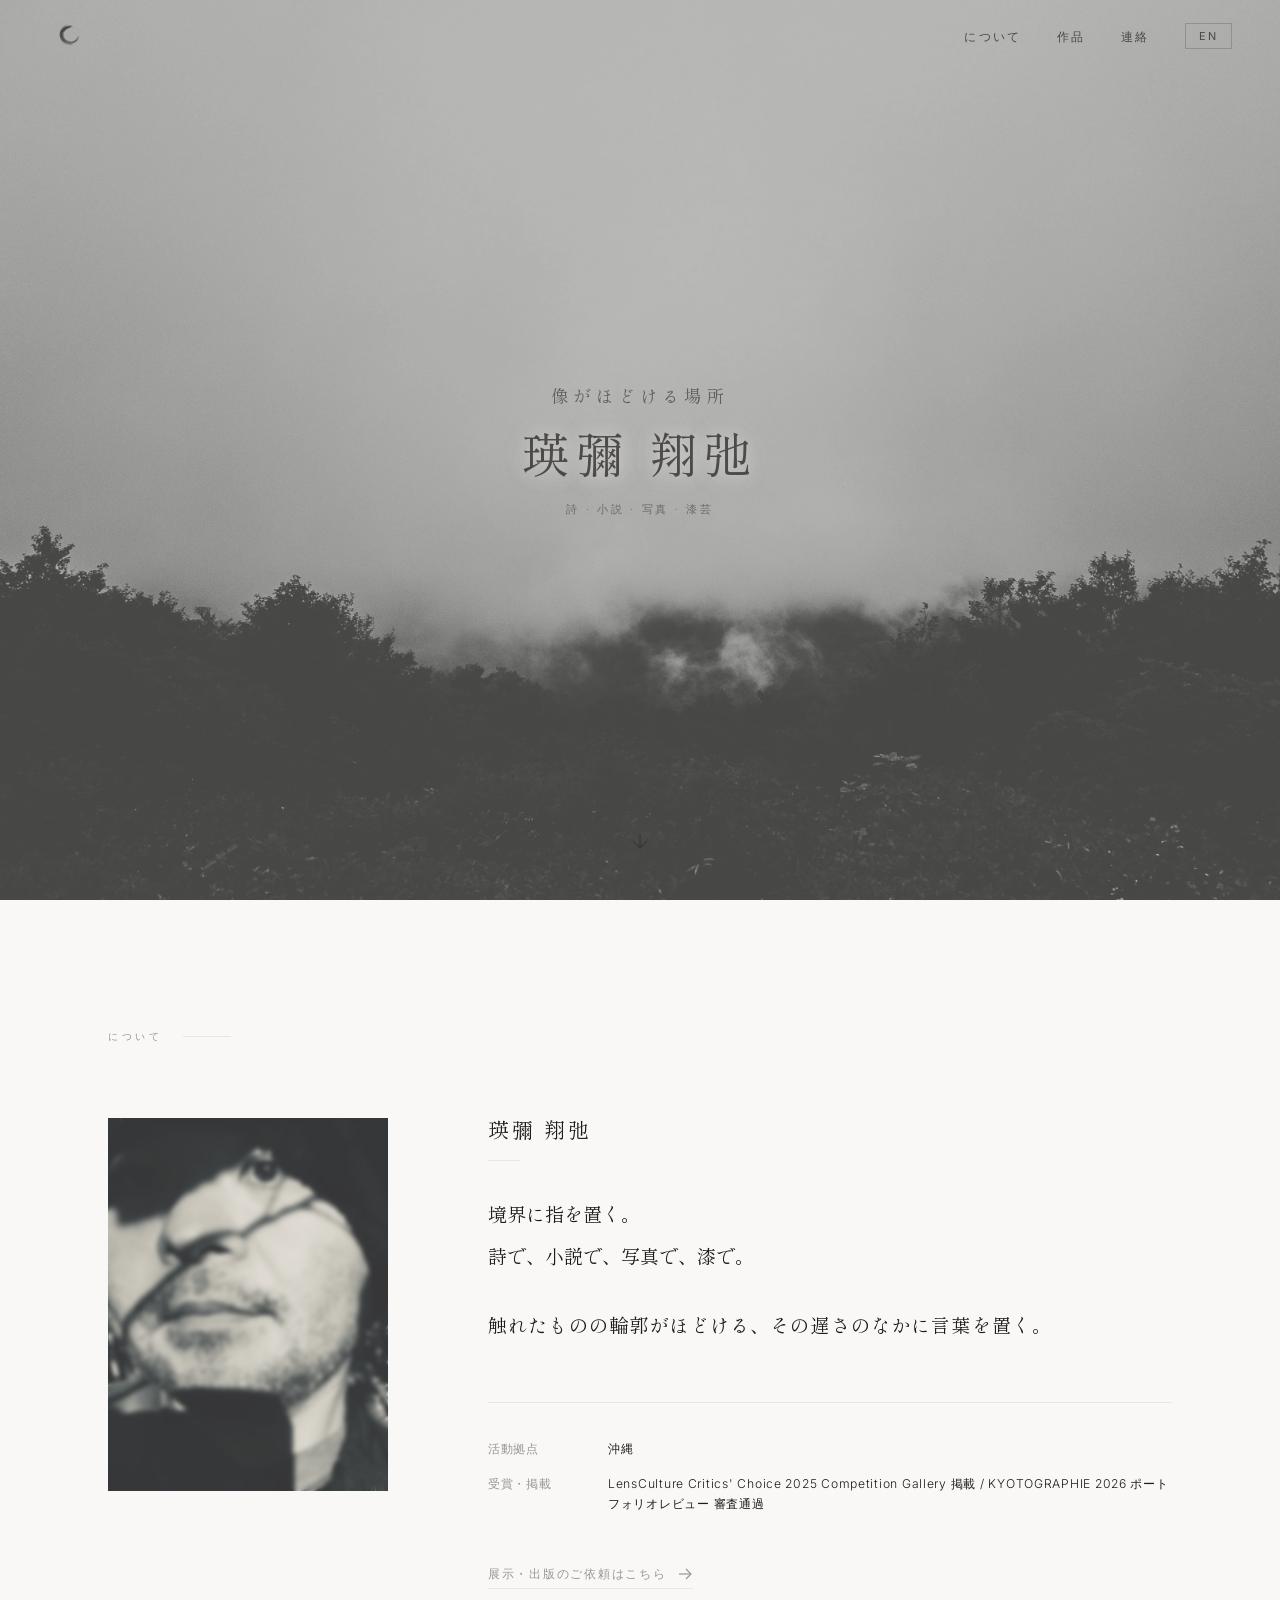
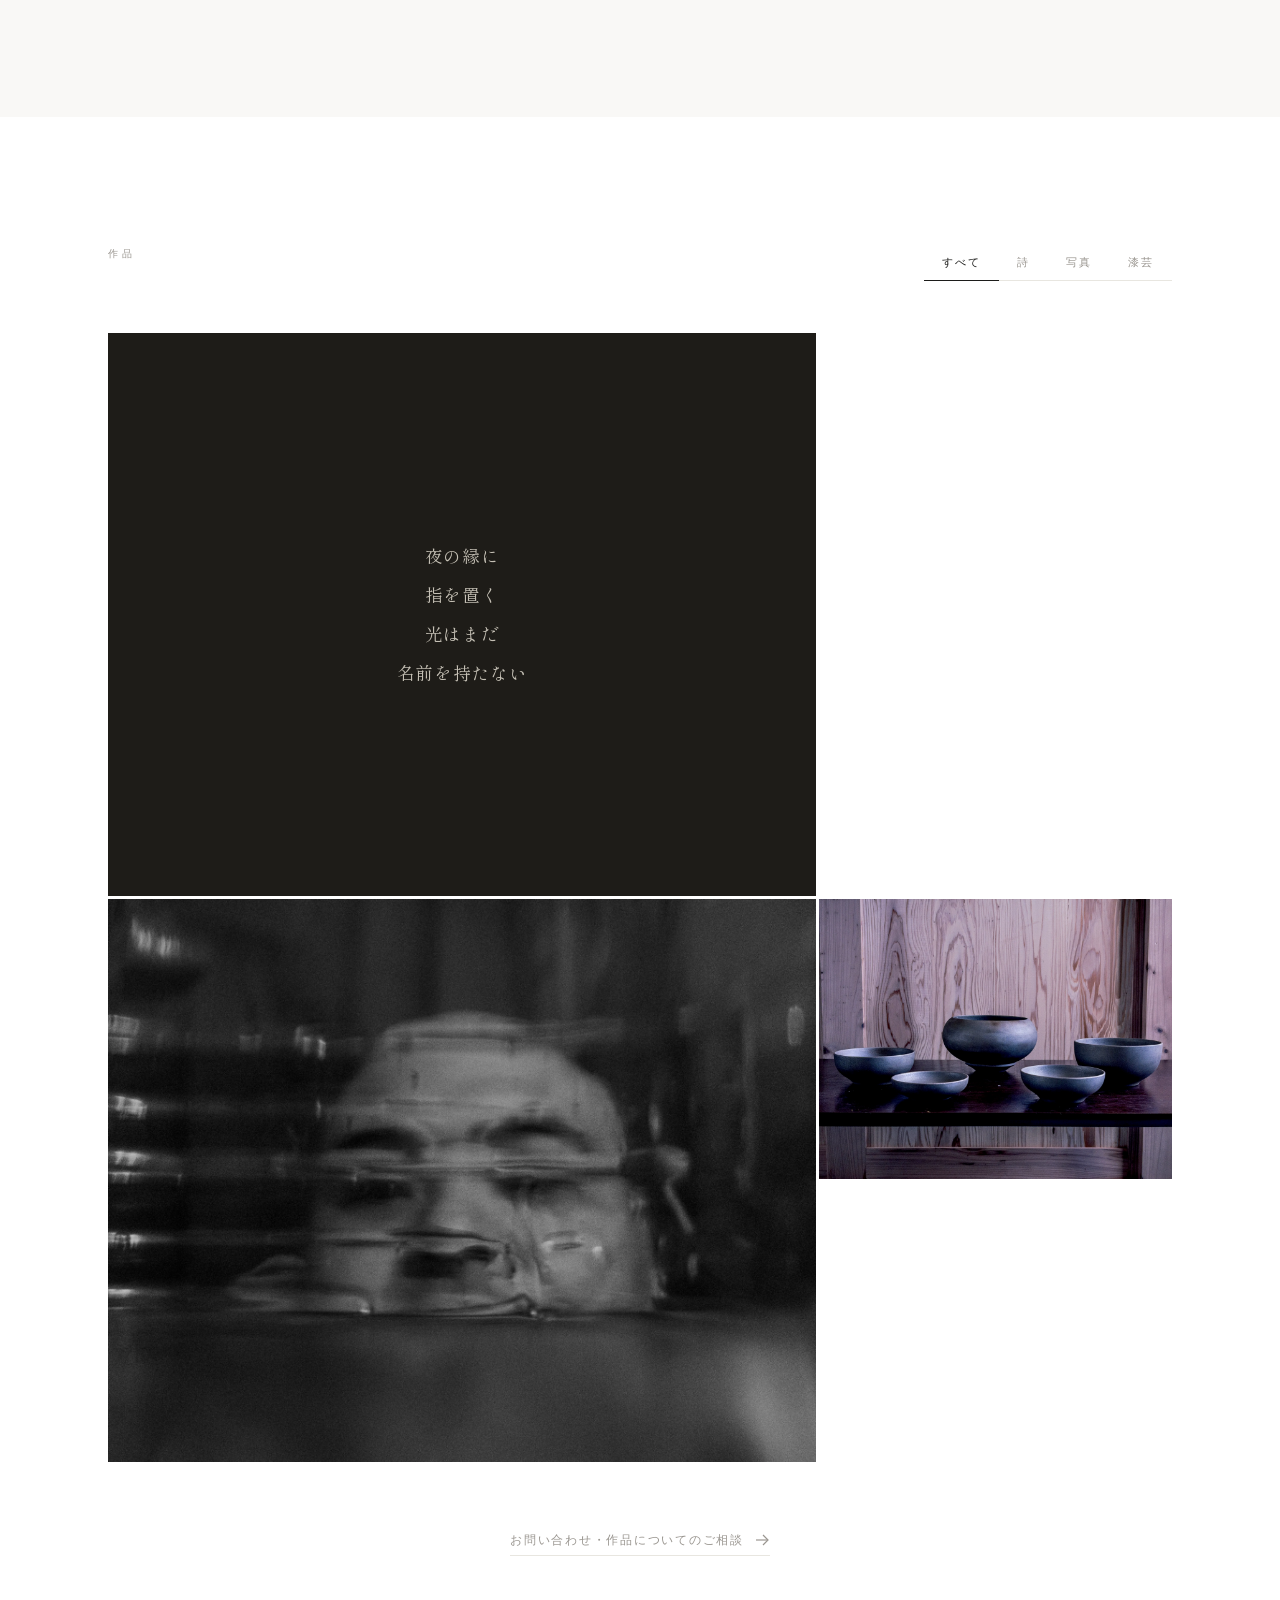
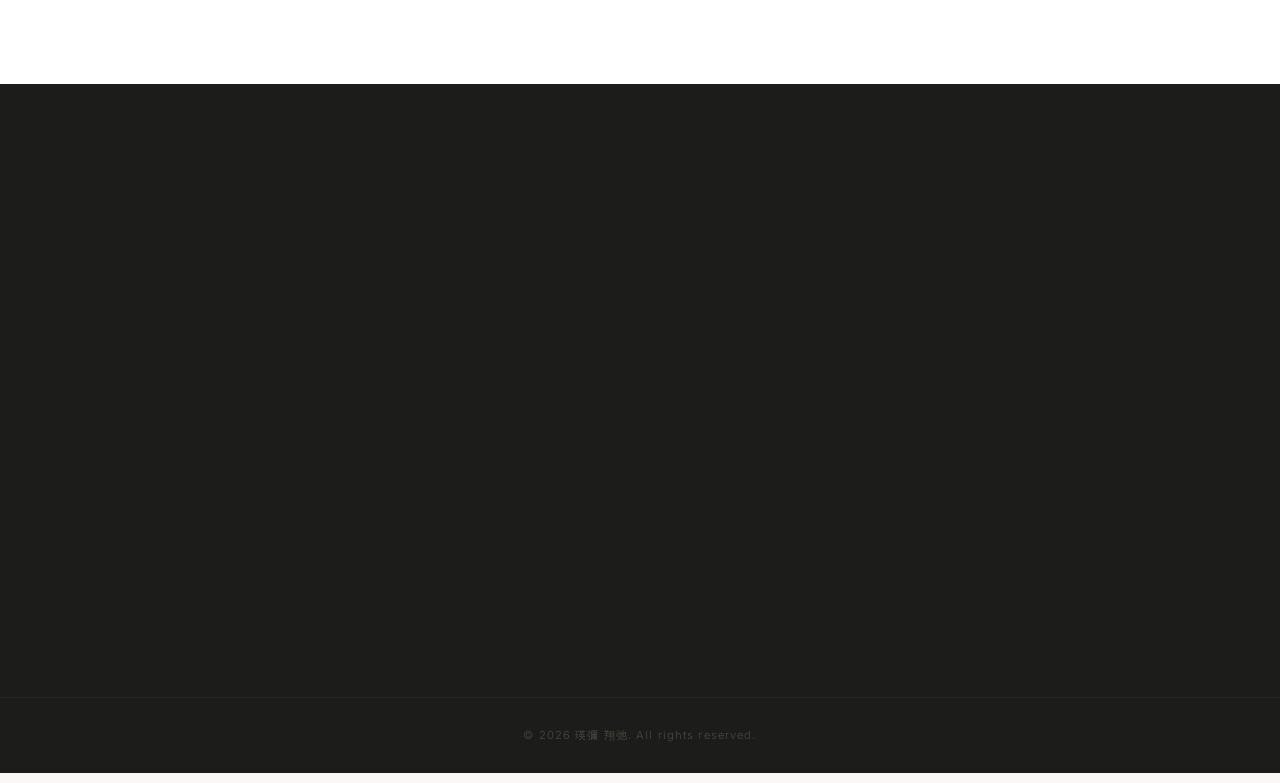
<file: index.html>
<!DOCTYPE html>
<html lang="ja">
<head>
  <meta charset="UTF-8">
  <meta name="viewport" content="width=device-width, initial-scale=1.0">
  <title>瑛彌 翔弛 | Shoji Teruya</title>
  <link rel="icon" type="image/svg+xml" href="images/favicon.svg">
  <meta name="description"
    content="詩・小説・写真・漆芸を手がけるアーティスト、瑛彌翔弛のポートフォリオ。境界に指を置き、触れたものの輪郭がほどける遅さのなかに言葉を探す。"
    data-ja="詩・小説・写真・漆芸を手がけるアーティスト、瑛彌翔弛のポートフォリオ。境界に指を置き、触れたものの輪郭がほどける遅さのなかに言葉を探す。"
    data-en="Portfolio of Shoji Teruya — artist working across poetry, fiction, photography, and urushi. Placing words in the slow undoing of contours.">
  <link rel="canonical" href="https://shoji-null.art/">

  <!-- OGP -->
  <meta property="og:type" content="website">
  <meta property="og:site_name" content="瑛彌 翔弛 | Shoji Teruya">
  <meta property="og:title" content="瑛彌 翔弛 | Shoji Teruya">
  <meta property="og:description" content="詩・小説・写真・漆芸を手がけるアーティスト、瑛彌翔弛のポートフォリオ。境界に指を置き、触れたものの輪郭がほどける遅さのなかに言葉を探す。">
  <meta property="og:url" content="https://shoji-null.art/">
  <meta property="og:image" content="https://shoji-null.art/images/ogp.jpg">
  <meta property="og:locale" content="ja_JP">
  <meta property="og:locale:alternate" content="en_US">

  <!-- Twitter Card -->
  <meta name="twitter:card" content="summary_large_image">
  <meta name="twitter:title" content="瑛彌 翔弛 | Shoji Teruya">
  <meta name="twitter:description" content="詩・小説・写真・漆芸を手がけるアーティスト、瑛彌翔弛のポートフォリオ。境界に指を置き、触れたものの輪郭がほどける遅さのなかに言葉を探す。">
  <meta name="twitter:image" content="https://shoji-null.art/images/ogp.jpg">

  <!-- Google tag (gtag.js) -->
  <script async src="https://www.googletagmanager.com/gtag/js?id=G-R2NHXH3543"></script>
  <script>
    window.dataLayer = window.dataLayer || [];
    function gtag(){dataLayer.push(arguments);}
    gtag('js', new Date());
    gtag('config', 'G-R2NHXH3543');
  </script>

  <link rel="preconnect" href="https://fonts.googleapis.com">
  <link rel="preconnect" href="https://fonts.gstatic.com" crossorigin>
  <link href="https://fonts.googleapis.com/css2?family=Cormorant+Garamond:ital,wght@0,300;0,400;1,300;1,400&family=Inter:wght@300;400&family=Shippori+Mincho:wght@400;500&display=swap" rel="stylesheet">
  <link rel="stylesheet" href="css/style.css?v=11">

  <!-- JSON-LD 構造化データ -->
  <script type="application/ld+json">
  {
    "@context": "https://schema.org",
    "@type": "Person",
    "name": "瑛彌 翔弛",
    "alternateName": "Shoji Teruya",
    "url": "https://shoji-null.art/",
    "image": "https://shoji-null.art/images/profile.jpg",
    "description": "詩・小説・写真・漆芸を手がけるアーティスト",
    "jobTitle": "Artist",
    "knowsAbout": ["Poetry", "Fiction", "Photography", "Urushi", "漆芸", "詩", "小説", "写真"],
    "sameAs": ["https://www.instagram.com/shojit00/"]
  }
  </script>
</head>
<body>

  <!-- Navigation -->
  <nav id="nav">
    <a href="#top" class="nav-logo" aria-label="Shoji Teruya">
      <img src="images/enso.png" alt="" class="nav-enso" aria-hidden="true">
    </a>
    <ul class="nav-links">
      <li><a href="#about"   data-ja="について"  data-en="About">について</a></li>
      <li><a href="#works"   data-ja="作品"      data-en="Works">作品</a></li>
      <li><a href="#contact" data-ja="連絡"      data-en="Contact">連絡</a></li>
      <li><button id="lang-toggle" aria-label="言語切替">EN</button></li>
      <li class="hamburger-li">
        <button class="nav-hamburger" aria-label="メニュー" aria-expanded="false">
          <span></span><span></span><span></span>
        </button>
      </li>
    </ul>
  </nav>

  <!-- Mobile Menu -->
  <div class="mobile-menu" aria-hidden="true">
    <nav class="mobile-menu-nav">
      <a href="#about"   class="mobile-menu-link"><span class="ja">について</span><span class="en hidden">About</span></a>
      <a href="#works"   class="mobile-menu-link"><span class="ja">作品</span><span class="en hidden">Works</span></a>
      <a href="#contact" class="mobile-menu-link"><span class="ja">連絡</span><span class="en hidden">Contact</span></a>
    </nav>
  </div>

  <!-- Fog Intro -->
  <div id="fog-intro" aria-hidden="true">
    <div class="fog-layer fog-1"></div>
    <div class="fog-layer fog-2"></div>
    <div class="fog-layer fog-3"></div>
  </div>

  <!-- Hero -->
  <section id="top" class="hero">
    <div class="hero-bg">
      <picture>
        <source srcset="images/hero.webp" type="image/webp">
        <img src="images/hero.jpg" alt="" aria-hidden="true">
      </picture>
    </div>
    <div class="hero-content">
      <p class="hero-copy ja">像がほどける場所</p>
      <p class="hero-copy en hidden">Where Images Come Undone</p>
      <h1 class="hero-name">
        <span class="ja">瑛彌 翔弛</span>
        <span class="en hidden">Shoji Teruya</span>
      </h1>
      <p class="hero-sub ja">詩 · 小説 · 写真 · 漆芸</p>
      <p class="hero-sub en hidden">Poetry · Fiction · Photography · Urushi</p>
    </div>
    <a href="#about" class="hero-scroll" aria-label="下へスクロール">
      <svg width="24" height="24" viewBox="0 0 24 24" fill="none" stroke="currentColor" stroke-width="1.2">
        <line x1="12" y1="5" x2="12" y2="19"/>
        <polyline points="19 12 12 19 5 12"/>
      </svg>
    </a>
  </section>

  <!-- About -->
  <section id="about" class="section">
    <div class="container">
      <div class="section-label">
        <span class="ja" data-ja="について">について</span>
        <span class="en hidden" data-en="About">About</span>
      </div>
      <div class="about-grid reveal">
        <div class="about-photo">
          <picture>
            <source srcset="images/profile.webp" type="image/webp">
            <img src="images/profile.jpg" alt="瑛彌 翔弛" class="profile-img">
          </picture>
        </div>
        <div class="about-body">
          <h2 class="about-name">
            <span class="ja">瑛彌 翔弛</span>
            <span class="en hidden">Shoji Teruya</span>
          </h2>
          <div class="about-name-rule"></div>
          <div class="about-text">
            <p class="ja">
              境界に指を置く。<br>
              詩で、小説で、写真で、漆で。<br>
              <span class="bio-key">触れたものの輪郭がほどける、その遅さのなかに言葉を置く。</span>
            </p>
            <p class="en hidden">
              I work at the threshold—through poetry, fiction, photography, and urushi—<span class="bio-key">placing words in the slow undoing of contours.</span>
            </p>
          </div>
          <div class="about-meta">
            <div class="meta-item">
              <span class="meta-label ja">活動拠点</span>
              <span class="meta-label en hidden">Based in</span>
              <span class="meta-value ja">沖縄</span>
              <span class="meta-value en hidden">Okinawa, Japan</span>
            </div>
            <div class="meta-item">
              <span class="meta-label ja">受賞・掲載</span>
              <span class="meta-label en hidden">Awards</span>
              <span class="meta-value ja">LensCulture Critics' Choice 2025 Competition Gallery 掲載 / KYOTOGRAPHIE 2026 ポートフォリオレビュー 審査通過</span>
              <span class="meta-value en hidden">Selected for LensCulture Critics' Choice 2025 Competition Gallery / Selected for KYOTOGRAPHIE 2026 Portfolio Review</span>
            </div>
          </div>
          <a href="#contact" class="cta-link">
            <span class="ja">展示・出版のご依頼はこちら</span>
            <span class="en hidden">Inquiries for exhibitions &amp; publications</span>
            <svg width="16" height="16" viewBox="0 0 16 16" fill="none" stroke="currentColor" stroke-width="1.2" aria-hidden="true">
              <line x1="2" y1="8" x2="14" y2="8"/>
              <polyline points="9 3 14 8 9 13"/>
            </svg>
          </a>
        </div>
      </div>
    </div>
  </section>

  <!-- Works -->
  <section id="works" class="section section--works">
    <div class="container">
      <div class="works-header">
        <div class="section-label">
          <span class="ja">作品</span>
          <span class="en hidden">Works</span>
        </div>
        <div class="tabs" role="tablist">
          <button class="tab active" data-category="all"     data-ja="すべて"  data-en="All">すべて</button>
          <button class="tab"        data-category="poetry"  data-ja="詩"      data-en="Poetry">詩</button>
          <button class="tab"        data-category="photo"   data-ja="写真"    data-en="Photo">写真</button>
          <button class="tab"        data-category="lacquer" data-ja="漆芸"    data-en="Urushi">漆芸</button>
        </div>
      </div>

      <div class="works-grid" id="works-grid">
      </div>
      <div class="works-cta">
        <a href="#contact" class="cta-link">
          <span class="ja">お問い合わせ・作品についてのご相談</span>
          <span class="en hidden">Get in touch about works &amp; collaborations</span>
          <svg width="16" height="16" viewBox="0 0 16 16" fill="none" stroke="currentColor" stroke-width="1.2" aria-hidden="true">
            <line x1="2" y1="8" x2="14" y2="8"/>
            <polyline points="9 3 14 8 9 13"/>
          </svg>
        </a>
      </div>
    </div>
  </section>

  <!-- Contact -->
  <section id="contact" class="section section--contact">
    <div class="container">
      <div class="contact-inner reveal">
        <div class="section-label">
          <span class="ja">連絡</span>
          <span class="en hidden">Contact</span>
        </div>
        <h2 class="contact-heading">
          <span class="ja">お問い合わせ</span>
          <span class="en hidden">Get in Touch</span>
        </h2>
        <p class="contact-lead ja">展示・出版・その他のご依頼はこちらから。</p>
        <p class="contact-lead en hidden">For exhibitions, publications, and other inquiries.</p>
        <a href="mailto:armo11at07st@gmail.com" class="contact-email">armo11at07st@gmail.com</a>
        <div class="social-links">
          <a href="https://www.instagram.com/shojit00/" class="social-link" target="_blank" rel="noopener noreferrer">Instagram</a>
        </div>
      </div>
    </div>
  </section>

  <!-- Footer -->
  <footer class="footer">
    <p class="ja">© 2026 瑛彌 翔弛. All rights reserved.</p>
    <p class="en hidden">© 2026 Shoji Teruya. All rights reserved.</p>
  </footer>

  <!-- Modal -->
  <div id="modal" class="modal" aria-hidden="true" role="dialog">
    <div class="modal-backdrop"></div>
    <div class="modal-box">
      <button class="modal-close" aria-label="閉じる">
        <svg width="18" height="18" viewBox="0 0 18 18" fill="none" stroke="currentColor" stroke-width="1.2">
          <line x1="2" y1="2" x2="16" y2="16"/>
          <line x1="16" y1="2" x2="2" y2="16"/>
        </svg>
      </button>
      <div class="modal-media" id="modal-media"></div>
      <div class="modal-footer">
        <div>
          <p class="modal-cat" id="modal-cat"></p>
          <h2 class="modal-title-el" id="modal-title-el"></h2>
        </div>
        <span class="modal-year-el" id="modal-year-el"></span>
      </div>
    </div>
  </div>

  <script src="js/main.js?v=10"></script>
</body>
</html>
</file>
<file: css/style.css>
/* ── Fog Intro Animation ── */
#fog-intro {
  position: fixed;
  inset: 0;
  z-index: 10000;
  pointer-events: none;
  overflow: hidden;
}

.fog-layer {
  position: absolute;
  width: 200%;
  height: 200%;
  top: -50%;
  left: -50%;
  background: radial-gradient(
    ellipse 80% 60% at 50% 50%,
    rgba(249,248,246,0.98) 0%,
    rgba(249,248,246,0.85) 30%,
    rgba(249,248,246,0.5) 60%,
    rgba(249,248,246,0) 100%
  );
}

.fog-1 {
  animation: fogDrift1 3.8s cubic-bezier(0.4,0,0.6,1) forwards;
}
.fog-2 {
  animation: fogDrift2 4.4s cubic-bezier(0.4,0,0.6,1) 0.2s forwards;
  opacity: 0.75;
}
.fog-3 {
  animation: fogDrift3 5s cubic-bezier(0.4,0,0.6,1) 0.4s forwards;
  opacity: 0.5;
}

@keyframes fogDrift1 {
  0%   { transform: translate(0, 0) scale(1.2);   opacity: 1; }
  70%  { opacity: 0.6; }
  100% { transform: translate(-10%, -6%) scale(1.6); opacity: 0; }
}
@keyframes fogDrift2 {
  0%   { transform: translate(0, 0) scale(1.1);   opacity: 0.75; }
  70%  { opacity: 0.4; }
  100% { transform: translate(8%, 5%) scale(1.5);  opacity: 0; }
}
@keyframes fogDrift3 {
  0%   { transform: translate(0, 0) scale(1.3);   opacity: 0.5; }
  70%  { opacity: 0.2; }
  100% { transform: translate(-4%, 8%) scale(1.7); opacity: 0; }
}

/* コンテンツ側のブラー解除 */
body.fog-active {
  filter: blur(12px);
  transition: filter 3.2s cubic-bezier(0.4,0,0.2,1);
}
body.fog-clear {
  filter: blur(0);
}

/* ── Reset & Base ── */
*, *::before, *::after { box-sizing: border-box; margin: 0; padding: 0; }

/* ── Scroll reveal ── */
.reveal {
  opacity: 0;
  transform: translateY(20px);
  transition: opacity 0.7s cubic-bezier(0.4,0,0.2,1), transform 0.7s cubic-bezier(0.4,0,0.2,1);
}
.reveal.is-visible {
  opacity: 1;
  transform: translateY(0);
}

:root {
  --bg:        #f9f8f6;
  --fg:        #1c1c1a;
  --muted:     #9a9690;
  --border:    #e8e6e0;
  --nav-h:     72px;
  --font-serif: 'Cormorant Garamond', 'Georgia', serif;
  --font-ja:    'Shippori Mincho', 'Hiragino Mincho ProN', serif;
  --font-sans:  'Inter', system-ui, sans-serif;
  --ease:       cubic-bezier(0.4, 0, 0.2, 1);
}

html { scroll-behavior: smooth; }

body {
  background: var(--bg);
  color: var(--fg);
  font-family: var(--font-sans);
  font-size: 15px;
  line-height: 1.7;
  font-weight: 300;
  -webkit-font-smoothing: antialiased;
}

.hidden { display: none !important; }

/* ── Navigation ── */
#nav {
  position: fixed;
  top: 0; left: 0; right: 0;
  height: var(--nav-h);
  display: flex;
  align-items: center;
  justify-content: space-between;
  padding: 0 48px;
  z-index: 100;
  background: transparent;
  transition: background 0.5s var(--ease), border-color 0.5s var(--ease);
  border-bottom: 1px solid transparent;
}

#nav.opaque {
  background: var(--bg);
  border-bottom-color: var(--border);
}

/* Nav over hero: dark text (image is light) */
#nav.over-hero .nav-logo,
#nav.over-hero .nav-links a,
#nav.over-hero #lang-toggle {
  color: rgba(28,28,26,0.7);
  border-color: rgba(28,28,26,0.2);
}
#nav.over-hero .nav-links a:hover,
#nav.over-hero #lang-toggle:hover {
  color: var(--fg);
  border-color: rgba(28,28,26,0.5);
}

.nav-logo {
  text-decoration: none;
  color: var(--fg);
  transition: color 0.3s;
  display: flex;
  align-items: center;
}

.nav-enso {
  display: block;
  width: 44px;
  height: 44px;
  object-fit: contain;
  transition: opacity 0.3s;
}
.nav-logo:hover .nav-enso { opacity: 0.5; }

.nav-links {
  display: flex;
  align-items: center;
  gap: 36px;
  list-style: none;
}

.nav-links a {
  font-size: 0.72rem;
  letter-spacing: 0.18em;
  text-transform: uppercase;
  text-decoration: none;
  color: var(--muted);
  transition: color 0.2s;
}
.nav-links a:hover { color: var(--fg); }

#lang-toggle {
  background: none;
  border: 1px solid var(--border);
  padding: 5px 13px;
  font-size: 0.68rem;
  font-family: var(--font-sans);
  letter-spacing: 0.18em;
  cursor: pointer;
  color: var(--muted);
  transition: color 0.2s, border-color 0.2s;
}
#lang-toggle:hover {
  color: var(--fg);
  border-color: var(--fg);
}

/* ── Hamburger ── */
.hamburger-li { display: none; }

.nav-hamburger {
  display: flex;
  flex-direction: column;
  justify-content: center;
  gap: 5px;
  width: 36px;
  height: 36px;
  background: none;
  border: none;
  cursor: pointer;
  padding: 6px;
  color: inherit;
}
.nav-hamburger span {
  display: block;
  width: 18px;
  height: 1px;
  background: currentColor;
  transition: transform 0.3s var(--ease), opacity 0.2s;
}
.nav-hamburger.is-active span:nth-child(1) { transform: translateY(6px) rotate(45deg); }
.nav-hamburger.is-active span:nth-child(2) { opacity: 0; }
.nav-hamburger.is-active span:nth-child(3) { transform: translateY(-6px) rotate(-45deg); }

/* ── Mobile Menu ── */
.mobile-menu {
  position: fixed;
  top: var(--nav-h);
  left: 0; right: 0; bottom: 0;
  background: var(--fg);
  z-index: 80;
  display: flex;
  align-items: center;
  justify-content: center;
  opacity: 0;
  transform: translateY(10px);
  pointer-events: none;
  transition: opacity 0.35s var(--ease), transform 0.35s var(--ease);
}
.mobile-menu.is-open {
  opacity: 1;
  transform: translateY(0);
  pointer-events: all;
}
.mobile-menu-nav {
  display: flex;
  flex-direction: column;
  align-items: center;
  gap: 44px;
}
.mobile-menu-link {
  font-family: var(--font-ja);
  font-size: 1.6rem;
  font-weight: 400;
  letter-spacing: 0.18em;
  color: #f0ede7;
  text-decoration: none;
  transition: color 0.2s;
}
.mobile-menu-link .en { font-family: var(--font-serif); }
.mobile-menu-link:hover { color: var(--muted); }

/* ── Hero ── */
.hero {
  position: relative;
  height: 100vh;
  min-height: 600px;
  display: flex;
  align-items: center;
  justify-content: center;
  overflow: hidden;
}

.hero-bg {
  position: absolute;
  inset: 0;
  z-index: 0;
}

/* When a real image is used: */
.hero-bg img {
  width: 100%;
  height: 100%;
  object-fit: cover;
  object-position: center;
}

/* Veil for text readability */
.hero-bg::after {
  content: '';
  position: absolute;
  inset: 0;
  background: rgba(249,248,246,0.22);
}

.hero-content {
  position: relative;
  z-index: 1;
  text-align: center;
  padding: 0 24px;
}

.hero-copy {
  font-family: var(--font-serif);
  font-size: clamp(0.85rem, 1.4vw, 1.1rem);
  font-weight: 300;
  letter-spacing: 0.18em;
  color: rgba(30,28,26,0.55);
  margin-bottom: 14px;
  font-style: italic;
}
.hero-copy.ja {
  font-family: var(--font-ja);
  font-style: normal;
  font-weight: 400;
  letter-spacing: 0.24em;
}

.hero-sub {
  font-size: 0.66rem;
  letter-spacing: 0.26em;
  text-transform: uppercase;
  color: rgba(30,28,26,0.45);
  margin-top: 14px;
}

.hero-name {
  font-family: var(--font-serif);
  font-size: clamp(1.4rem, 3.8vw, 3rem);
  font-weight: 400;
  letter-spacing: 0.14em;
  line-height: 1.15;
  color: rgba(40, 38, 35, 0.75);
  text-shadow: 0 1px 16px rgba(249,248,246,0.5), 0 0 40px rgba(249,248,246,0.3);
}
.hero-name .ja { font-family: var(--font-ja); }

.hero-scroll {
  position: absolute;
  bottom: 40px;
  left: 50%;
  transform: translateX(-50%);
  z-index: 1;
  color: rgba(30,28,26,0.35);
  text-decoration: none;
  animation: scrollBounce 2.4s ease-in-out infinite;
  transition: color 0.2s;
}
.hero-scroll:hover { color: rgba(30,28,26,0.7); }

@keyframes scrollBounce {
  0%, 100% { transform: translateX(-50%) translateY(0); }
  50%       { transform: translateX(-50%) translateY(8px); }
}

/* ── Container ── */
.container {
  max-width: 1160px;
  margin: 0 auto;
  padding: 0 48px;
}

/* ── Section base ── */
.section { padding: 128px 0; }

.section-label {
  font-size: 0.65rem;
  letter-spacing: 0.36em;
  text-transform: uppercase;
  color: var(--muted);
  margin-bottom: 72px;
  display: flex;
  align-items: center;
  gap: 20px;
}
.section-label::after {
  content: '';
  flex: 1;
  max-width: 48px;
  height: 1px;
  background: var(--border);
}

/* ── About ── */
.about-grid {
  display: grid;
  grid-template-columns: 280px 1fr;
  gap: 100px;
  align-items: start;
}

.about-photo {
  position: relative;
}

.profile-img {
  width: 100%;
  aspect-ratio: 3/4;
  object-fit: cover;
  object-position: center top;
  display: block;
}

.about-photo::after {
  content: '';
  position: absolute;
  inset: 0;
  background: rgba(249,248,246,0.18);
  backdrop-filter: blur(2px);
  -webkit-backdrop-filter: blur(2px);
  pointer-events: none;
}

.about-name {
  font-family: var(--font-ja);
  font-size: 1.3rem;
  font-weight: 400;
  letter-spacing: 0.14em;
  margin-bottom: 8px;
  line-height: 1.15;
}
.about-name .en { font-family: var(--font-serif); }

.about-name-rule {
  width: 32px;
  height: 1px;
  background: var(--border);
  margin: 18px 0 32px;
}

.about-text p {
  font-family: var(--font-ja);
  font-size: 1.2rem;
  font-weight: 300;
  line-height: 2.2;
  color: var(--fg);
  margin-bottom: 56px;
}
.about-text p.en { font-family: var(--font-serif); letter-spacing: 0.02em; }

.bio-key {
  display: block;
  margin-top: 1.4em;
  letter-spacing: 0.06em;
}

.about-meta {
  display: flex;
  flex-direction: column;
  gap: 14px;
  border-top: 1px solid var(--border);
  padding-top: 36px;
}

.meta-item {
  display: flex;
  gap: 32px;
  font-size: 0.76rem;
  letter-spacing: 0.06em;
}
.meta-label { color: var(--muted); min-width: 88px; }
.meta-value { color: var(--fg); }

/* ── CTA link ── */
.cta-link {
  display: inline-flex;
  align-items: center;
  gap: 10px;
  margin-top: 48px;
  font-size: 0.78rem;
  letter-spacing: 0.14em;
  color: var(--muted);
  text-decoration: none;
  border-bottom: 1px solid var(--border);
  padding-bottom: 4px;
  transition: color 0.2s, border-color 0.2s, gap 0.2s;
}
.cta-link:hover {
  color: var(--fg);
  border-color: var(--fg);
  gap: 14px;
}
.cta-link svg {
  flex-shrink: 0;
  transition: transform 0.2s;
}
.cta-link:hover svg { transform: translateX(3px); }

.works-cta {
  margin-top: 64px;
  text-align: center;
}
.works-cta .cta-link { margin-top: 0; }

/* ── Works section ── */
.section--works { background: #fff; }

.works-header {
  display: flex;
  align-items: flex-start;
  justify-content: space-between;
  flex-wrap: wrap;
  gap: 24px;
  margin-bottom: 0;
}

.works-header .section-label { margin-bottom: 0; }

/* Tabs */
.tabs {
  display: flex;
  gap: 0;
  border-bottom: 1px solid var(--border);
  align-self: flex-end;
}

.tab {
  background: none;
  border: none;
  border-bottom: 1px solid transparent;
  margin-bottom: -1px;
  font-family: var(--font-sans);
  font-size: 0.7rem;
  font-weight: 400;
  letter-spacing: 0.18em;
  text-transform: uppercase;
  color: var(--muted);
  padding: 10px 18px;
  cursor: pointer;
  transition: color 0.2s, border-color 0.2s;
}
.tab:hover { color: var(--fg); }
.tab.active {
  color: var(--fg);
  border-bottom-color: var(--fg);
}

/* Works grid — masonry-like with CSS grid */
.works-grid {
  margin-top: 52px;
  display: grid;
  grid-template-columns: repeat(3, 1fr);
  grid-auto-rows: 280px;
  gap: 3px;
}

/* Large tile spans 2 columns + 2 rows */
.work-card--large {
  grid-column: span 2;
  grid-row: span 2;
}

.work-card {
  position: relative;
  overflow: hidden;
  cursor: pointer;
  background: #ece9e3;
}

.work-card.hidden { display: none; }

.card-inner {
  position: relative;
  width: 100%;
  height: 100%;
}

.card-media {
  width: 100%;
  height: 100%;
  transition: transform 0.7s var(--ease);
}

.work-card:hover .card-media { transform: scale(1.04); }

.card-media img {
  width: 100%;
  height: 100%;
  object-fit: cover;
  display: block;
}

/* Image placeholder */
.img-placeholder {
  width: 100%;
  height: 100%;
  background: #dedad3;
  display: flex;
  align-items: center;
  justify-content: center;
  color: #bbb8b1;
  font-size: 0.72rem;
  letter-spacing: 0.2em;
  text-transform: uppercase;
}

/* Text preview (poetry / fiction) */
.text-preview {
  width: 100%;
  height: 100%;
  background: #1e1c18;
  display: flex;
  align-items: center;
  justify-content: center;
  padding: 40px;
}

.text-preview p {
  font-family: var(--font-ja);
  font-size: 1.1rem;
  font-weight: 300;
  line-height: 2.2;
  color: #c5c0b5;
  text-align: center;
  letter-spacing: 0.04em;
}
.text-preview p.en { font-family: var(--font-serif); letter-spacing: 0.06em; }

.text-preview--prose {
  background: #f3f1ec;
}
.text-preview--prose p {
  color: #7a7670;
  font-size: 1rem;
}

/* Card overlay on hover */
.card-overlay {
  position: absolute;
  inset: 0;
  background: rgba(0,0,0,0);
  display: flex;
  flex-direction: column;
  justify-content: flex-end;
  padding: 28px 32px;
  transition: background 0.4s var(--ease);
}
.work-card:hover .card-overlay { background: rgba(0,0,0,0.42); }

.overlay-category,
.overlay-title,
.overlay-year {
  transform: translateY(8px);
  opacity: 0;
  transition: opacity 0.4s var(--ease), transform 0.4s var(--ease);
  color: #fff;
}
.overlay-title  { transition-delay: 0.04s; }
.overlay-year   { transition-delay: 0.08s; }

.work-card:hover .overlay-category,
.work-card:hover .overlay-title,
.work-card:hover .overlay-year {
  opacity: 1;
  transform: translateY(0);
}

.overlay-category {
  font-size: 0.65rem;
  letter-spacing: 0.22em;
  text-transform: uppercase;
  color: rgba(255,255,255,0.65);
  margin-bottom: 6px;
}
.overlay-title {
  font-family: var(--font-ja);
  font-size: 1.4rem;
  font-weight: 300;
  letter-spacing: 0.05em;
  margin-bottom: 4px;
  line-height: 1.2;
}
.overlay-title .en { font-family: var(--font-serif); }
.overlay-year {
  font-size: 0.72rem;
  color: rgba(255,255,255,0.5);
  letter-spacing: 0.1em;
}

/* ── Contact ── */
.section--contact {
  background: var(--fg);
  color: #f0ede7;
}
.section--contact .section-label { color: #5a5853; }

.contact-inner { text-align: center; }

.contact-heading {
  font-family: var(--font-serif);
  font-size: clamp(1rem, 2.5vw, 1.9rem);
  font-weight: 300;
  letter-spacing: 0.1em;
  margin-bottom: 24px;
  color: #f0ede7;
}
.contact-heading .ja { font-family: var(--font-ja); }

.contact-lead {
  font-size: 0.9rem;
  color: #7a7670;
  margin-bottom: 48px;
  letter-spacing: 0.04em;
}

.contact-email {
  display: inline-block;
  font-family: var(--font-serif);
  font-size: 1.4rem;
  font-weight: 300;
  color: #f0ede7;
  text-decoration: none;
  letter-spacing: 0.04em;
  border-bottom: 1px solid #3a3832;
  padding-bottom: 6px;
  margin-bottom: 52px;
  transition: border-color 0.3s;
}
.contact-email:hover { border-color: #9a9690; }

.social-links {
  display: flex;
  align-items: center;
  gap: 16px;
  justify-content: center;
}
.social-link {
  font-size: 0.72rem;
  letter-spacing: 0.18em;
  text-transform: uppercase;
  color: #5a5853;
  text-decoration: none;
  transition: color 0.2s;
}
.social-link:hover { color: #f0ede7; }

/* ── Modal ── */
.modal {
  position: fixed;
  inset: 0;
  z-index: 500;
  display: flex;
  align-items: center;
  justify-content: center;
  padding: 24px;
  opacity: 0;
  pointer-events: none;
  transition: opacity 0.4s var(--ease);
}
.modal.is-open {
  opacity: 1;
  pointer-events: all;
}
.modal-backdrop {
  position: absolute;
  inset: 0;
  background: rgba(10,9,8,0.92);
  cursor: pointer;
}
.modal-box {
  position: relative;
  z-index: 1;
  width: 100%;
  max-width: 820px;
  max-height: calc(100vh - 48px);
  overflow-y: auto;
  background: #0e0d0b;
  display: flex;
  flex-direction: column;
  transform: translateY(24px);
  transition: transform 0.4s var(--ease);
}
.modal.is-open .modal-box {
  transform: translateY(0);
}
.modal-close {
  position: absolute;
  top: 14px;
  right: 14px;
  background: none;
  border: none;
  color: rgba(255,255,255,0.35);
  cursor: pointer;
  z-index: 2;
  padding: 8px;
  transition: color 0.2s;
  line-height: 0;
}
.modal-close:hover { color: rgba(255,255,255,0.9); }

.modal-media {
  width: 100%;
  aspect-ratio: 3/2;
  overflow: hidden;
  flex-shrink: 0;
}
.modal-media img {
  width: 100%;
  height: 100%;
  object-fit: cover;
  display: block;
}
.modal-text {
  width: 100%;
  height: 100%;
  background: #1e1c18;
  display: flex;
  align-items: center;
  justify-content: center;
  padding: 56px 80px;
}
.modal-text p {
  font-family: var(--font-ja);
  font-size: 1.4rem;
  font-weight: 300;
  line-height: 2.8;
  color: #c5c0b5;
  text-align: center;
  letter-spacing: 0.06em;
}
.modal-text p.en {
  font-family: var(--font-serif);
  font-size: 1.3rem;
  line-height: 2.4;
  letter-spacing: 0.04em;
}
.modal-text--prose { background: #f3f1ec; }
.modal-text--prose p { color: #5a5650; }

.modal-footer {
  display: flex;
  align-items: center;
  justify-content: space-between;
  padding: 20px 28px;
  border-top: 1px solid rgba(255,255,255,0.06);
  flex-shrink: 0;
}
.modal-cat {
  font-size: 0.62rem;
  letter-spacing: 0.24em;
  text-transform: uppercase;
  color: rgba(255,255,255,0.3);
  margin-bottom: 5px;
}
.modal-title-el {
  font-family: var(--font-ja);
  font-size: 1.15rem;
  font-weight: 300;
  color: #f0ede7;
  letter-spacing: 0.06em;
}
.modal-title-el .en { font-family: var(--font-serif); }
.modal-year-el {
  font-size: 0.7rem;
  color: rgba(255,255,255,0.25);
  letter-spacing: 0.14em;
  flex-shrink: 0;
}

@media (max-width: 520px) {
  .modal { padding: 0; }
  .modal-box { max-height: 100dvh; }
  .modal-media { aspect-ratio: 4/3; }
  .modal-text { padding: 36px 24px; }
  .modal-text p { font-size: 1rem; line-height: 2.2; }
}

/* ── Footer ── */
.footer {
  border-top: 1px solid #2a2824;
  background: var(--fg);
  padding: 28px 48px;
  text-align: center;
  font-size: 0.7rem;
  color: #4a4844;
  letter-spacing: 0.1em;
}

/* ── Responsive ── */
@media (max-width: 900px) {
  .works-grid {
    grid-template-columns: repeat(2, 1fr);
    grid-auto-rows: 240px;
  }
  .work-card--large {
    grid-column: span 2;
    grid-row: span 1;
  }
}

@media (max-width: 768px) {
  #nav { padding: 0 24px; }
  .container { padding: 0 24px; }
  .section { padding: 80px 0; }

  .section-label { margin-bottom: 48px; }

  .about-grid {
    grid-template-columns: 1fr;
    gap: 40px;
  }
  .about-photo { display: none; }

  .about-text p { font-size: 1rem; line-height: 1.9; margin-bottom: 40px; }

  .works-header { flex-direction: column; }
  .works-grid {
    grid-template-columns: 1fr 1fr;
    grid-auto-rows: 200px;
  }
}

@media (max-width: 520px) {
  #nav .nav-links li:not(:nth-last-child(-n+2)) { display: none; }
  .hamburger-li { display: flex !important; }

  .section { padding: 60px 0; }
  .section-label { margin-bottom: 36px; }

  .about-text p { font-size: 0.95rem; line-height: 1.8; margin-bottom: 32px; }

  .text-preview p { font-size: 0.9rem; line-height: 1.9; }

  .contact-email { font-size: 1.15rem; }

  .works-grid {
    grid-template-columns: 1fr;
    grid-auto-rows: 260px;
  }
  .work-card--large { grid-column: span 1; }
}
</file>
